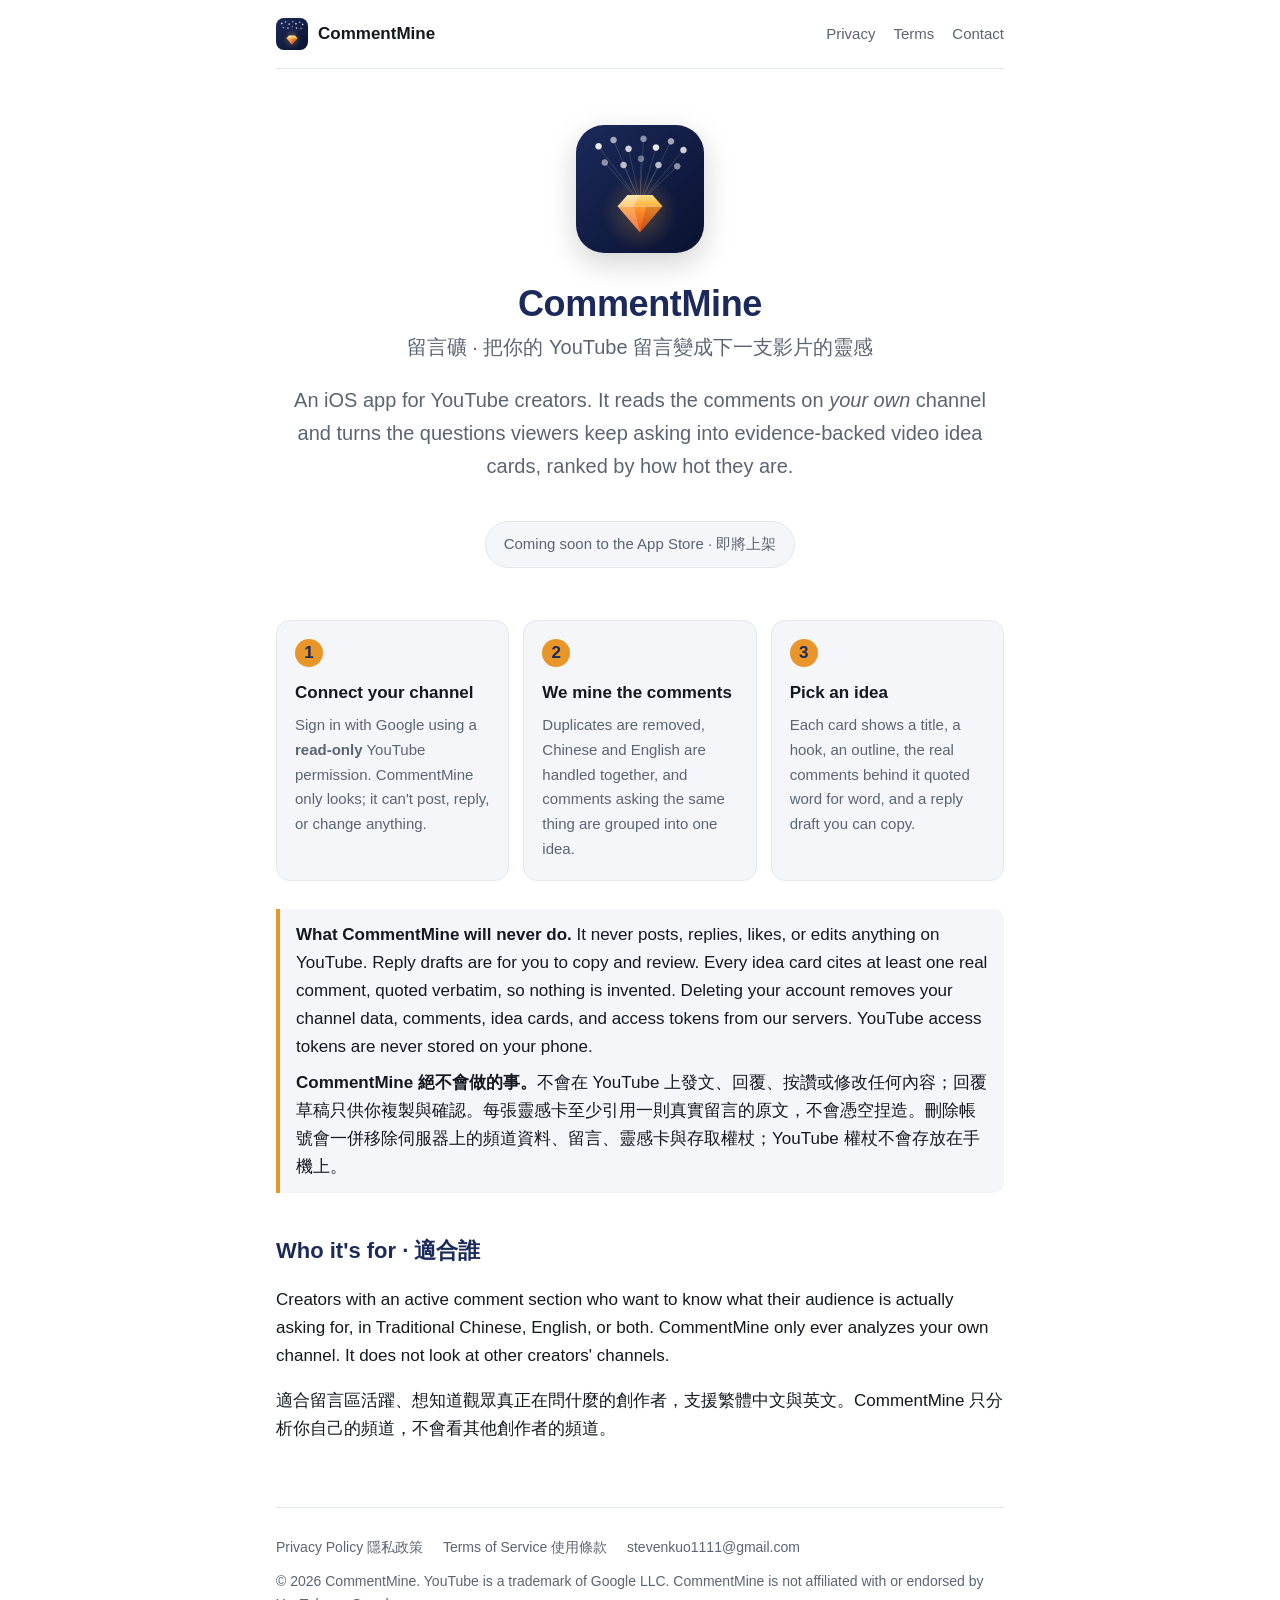
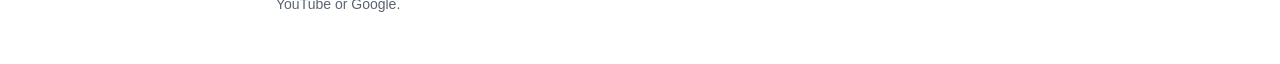
<file: index.html>
<!doctype html>
<html lang="en">
<head>
<meta charset="utf-8">
<meta name="viewport" content="width=device-width, initial-scale=1">
<title>CommentMine 留言礦 — Turn your YouTube comments into video ideas</title>
<meta name="description" content="CommentMine reads the comments on your own YouTube channel and turns recurring viewer questions into evidence-backed, heat-ranked video idea cards. Read-only. Never posts for you.">
<link rel="icon" type="image/png" sizes="64x64" href="/assets/favicon-64.png">
<link rel="apple-touch-icon" href="/assets/apple-touch-icon.png">
<link rel="stylesheet" href="/assets/style.css">
</head>
<body>
<div class="wrap">
  <header class="site">
    <a class="brand" href="/"><img src="/assets/favicon-64.png" alt="">CommentMine</a>
    <nav><a href="/privacy.html">Privacy</a><a href="/terms.html">Terms</a><a href="mailto:stevenkuo1111@gmail.com">Contact</a></nav>
  </header>

  <section class="hero">
    <img src="/assets/icon-512.png" alt="CommentMine app icon: viewer comments converging into a gem">
    <h1>CommentMine</h1>
    <p class="zh">留言礦 · 把你的 YouTube 留言變成下一支影片的靈感</p>
    <p class="lead">An iOS app for YouTube creators. It reads the comments on <em>your own</em> channel and turns the questions viewers keep asking into evidence-backed video idea cards, ranked by how hot they are.</p>
    <span class="badge">Coming soon to the App Store · 即將上架</span>
  </section>

  <section class="grid">
    <div class="card"><span class="n">1</span><h3>Connect your channel</h3><p>Sign in with Google using a <strong>read-only</strong> YouTube permission. CommentMine only looks; it can't post, reply, or change anything.</p></div>
    <div class="card"><span class="n">2</span><h3>We mine the comments</h3><p>Duplicates are removed, Chinese and English are handled together, and comments asking the same thing are grouped into one idea.</p></div>
    <div class="card"><span class="n">3</span><h3>Pick an idea</h3><p>Each card shows a title, a hook, an outline, the real comments behind it quoted word for word, and a reply draft you can copy.</p></div>
  </section>

  <section class="promise">
    <p><strong>What CommentMine will never do.</strong> It never posts, replies, likes, or edits anything on YouTube. Reply drafts are for you to copy and review. Every idea card cites at least one real comment, quoted verbatim, so nothing is invented. Deleting your account removes your channel data, comments, idea cards, and access tokens from our servers. YouTube access tokens are never stored on your phone.</p>
    <p lang="zh-Hant"><strong>CommentMine 絕不會做的事。</strong>不會在 YouTube 上發文、回覆、按讚或修改任何內容；回覆草稿只供你複製與確認。每張靈感卡至少引用一則真實留言的原文，不會憑空捏造。刪除帳號會一併移除伺服器上的頻道資料、留言、靈感卡與存取權杖；YouTube 權杖不會存放在手機上。</p>
  </section>

  <section>
    <h2>Who it's for · 適合誰</h2>
    <p>Creators with an active comment section who want to know what their audience is actually asking for, in Traditional Chinese, English, or both. CommentMine only ever analyzes your own channel. It does not look at other creators' channels.</p>
    <p lang="zh-Hant">適合留言區活躍、想知道觀眾真正在問什麼的創作者，支援繁體中文與英文。CommentMine 只分析你自己的頻道，不會看其他創作者的頻道。</p>
  </section>

  <footer class="site">
    <a href="/privacy.html">Privacy Policy 隱私政策</a>
    <a href="/terms.html">Terms of Service 使用條款</a>
    <a href="mailto:stevenkuo1111@gmail.com">stevenkuo1111@gmail.com</a>
    <div style="margin-top:10px">© 2026 CommentMine. YouTube is a trademark of Google LLC. CommentMine is not affiliated with or endorsed by YouTube or Google.</div>
  </footer>
</div>
</body>
</html>
</file>
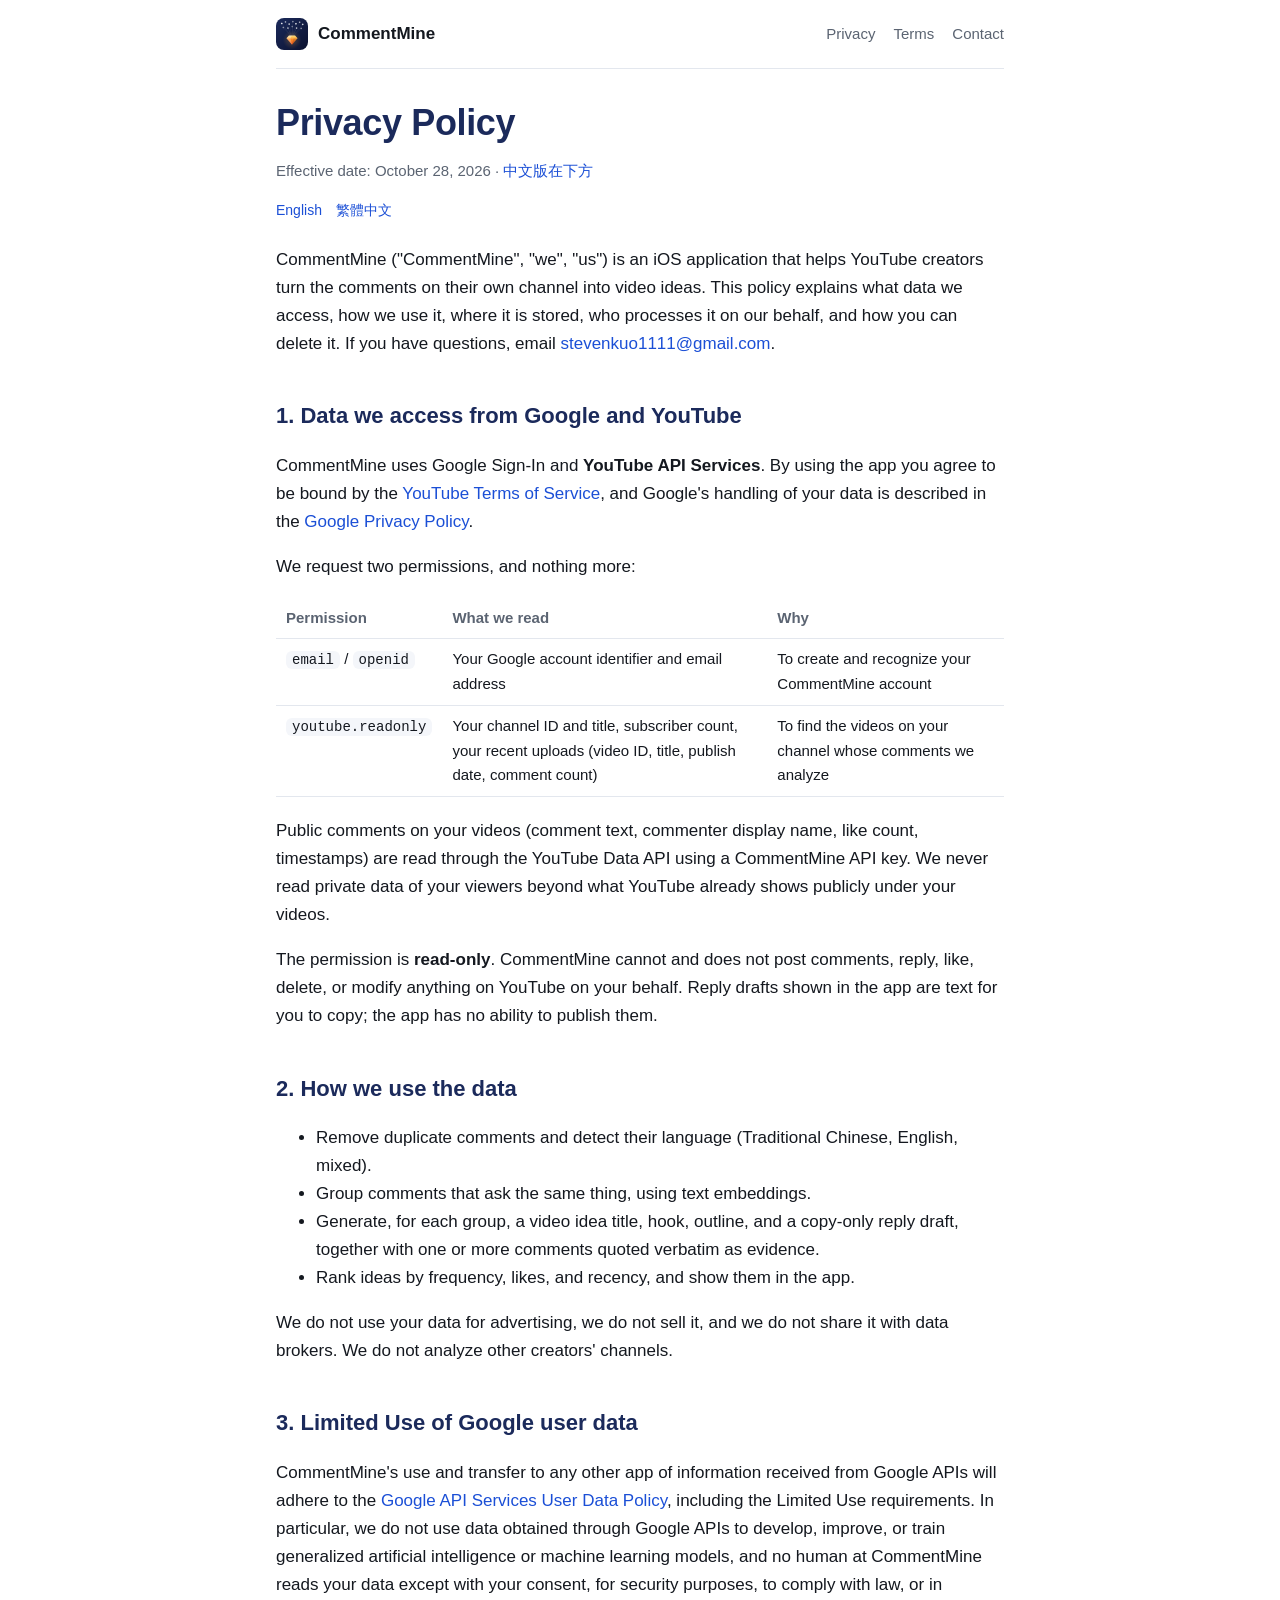
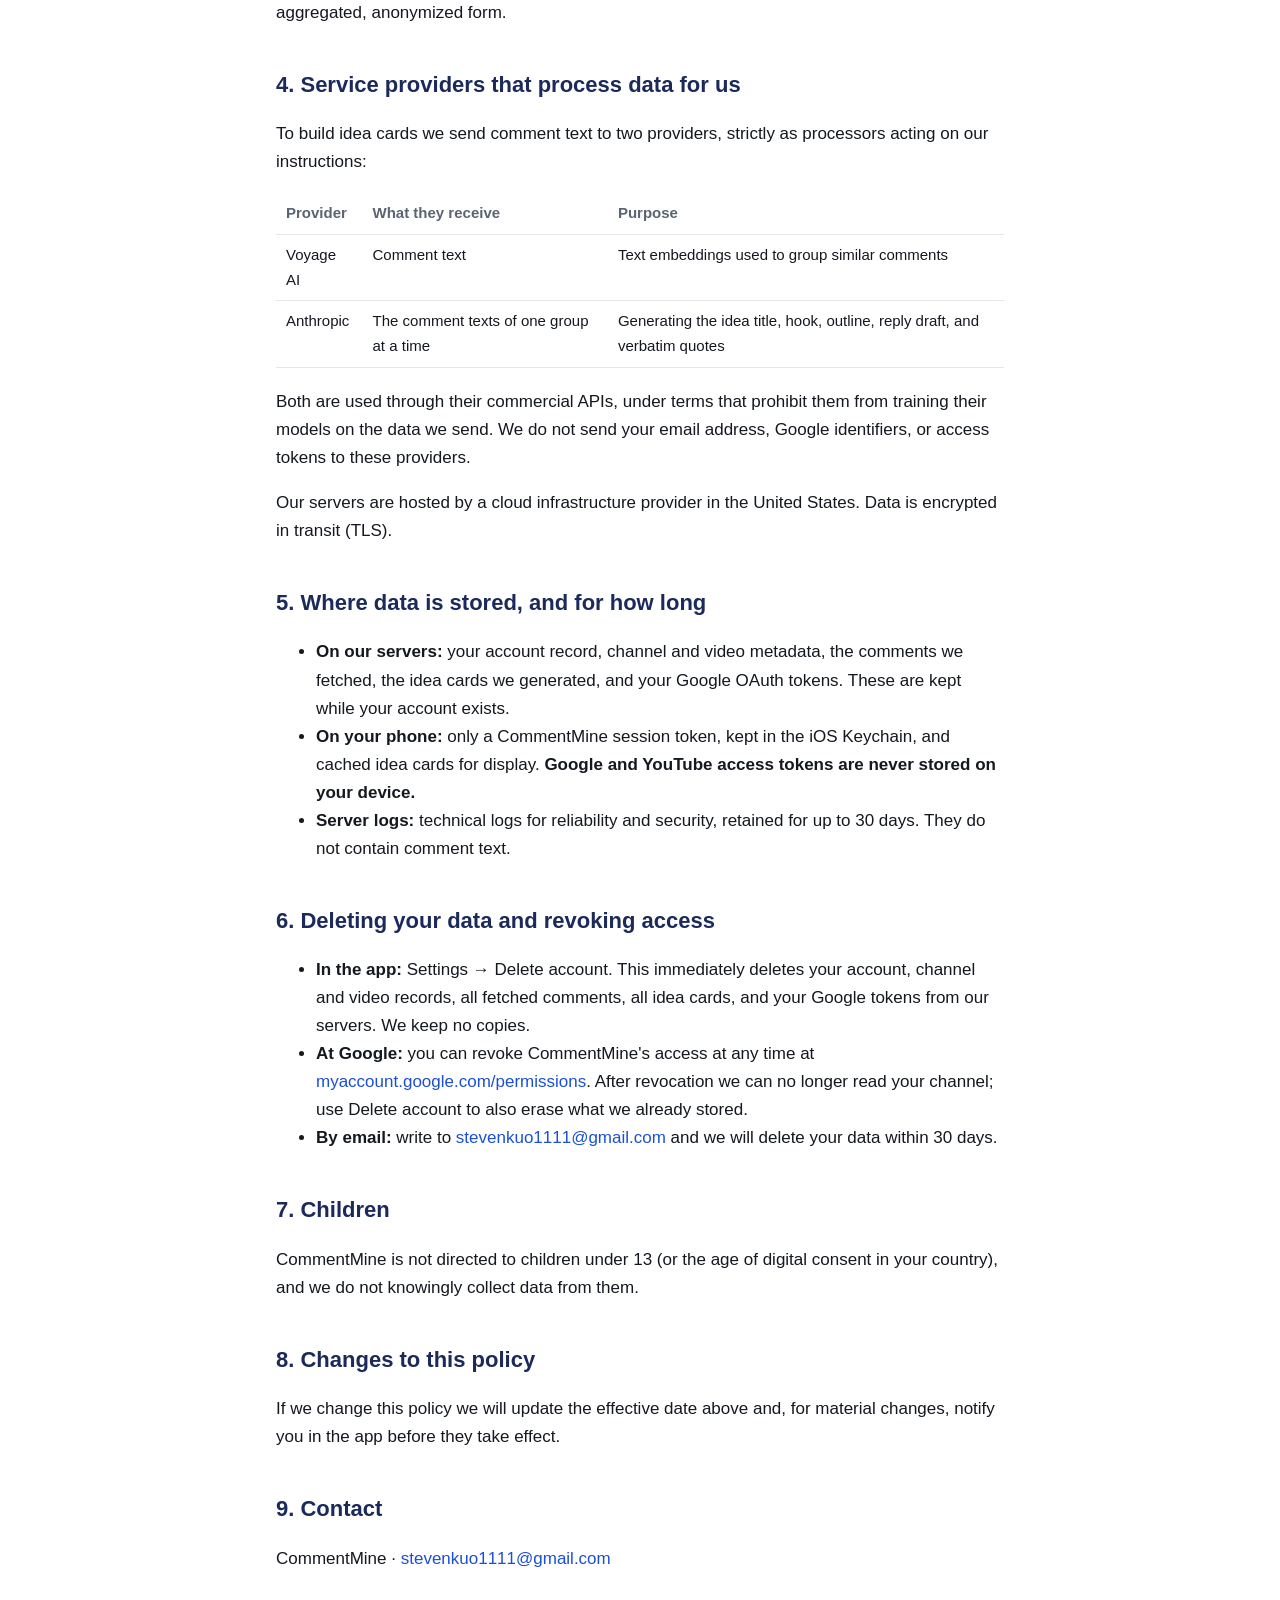
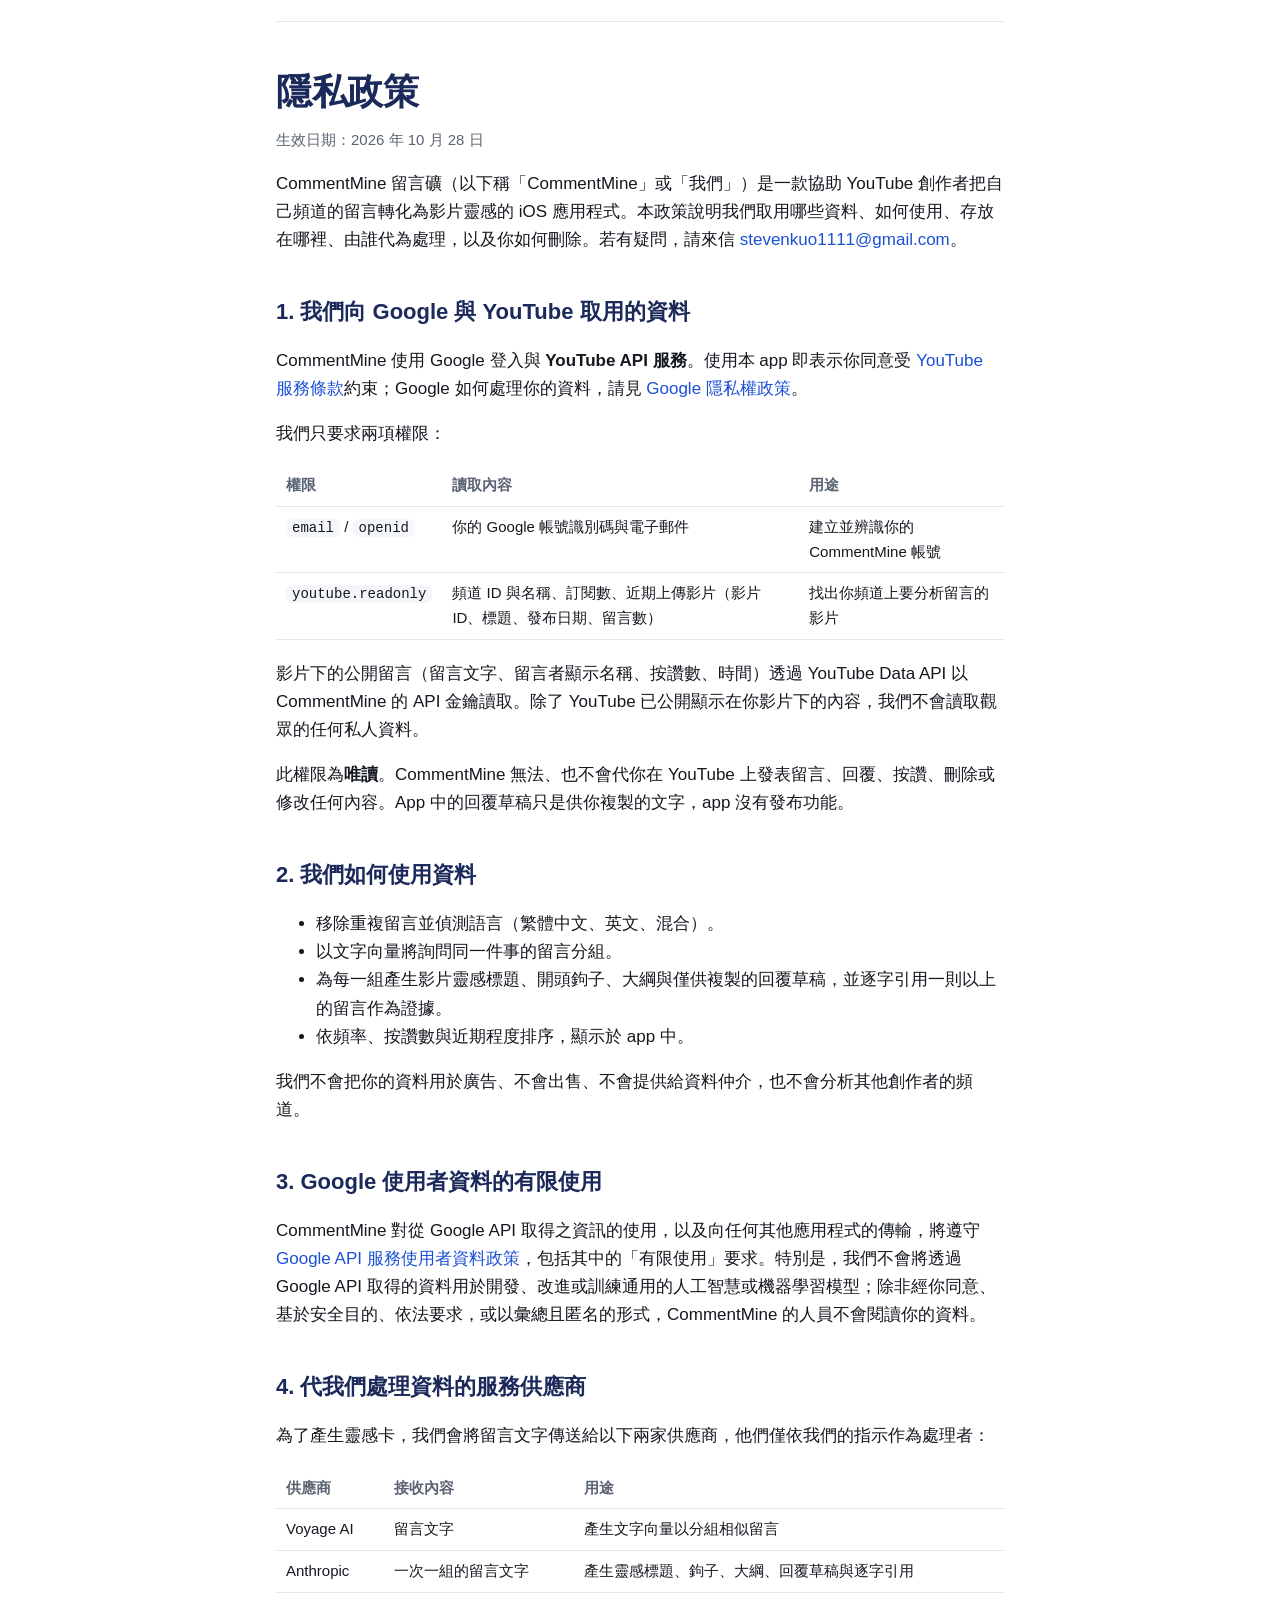
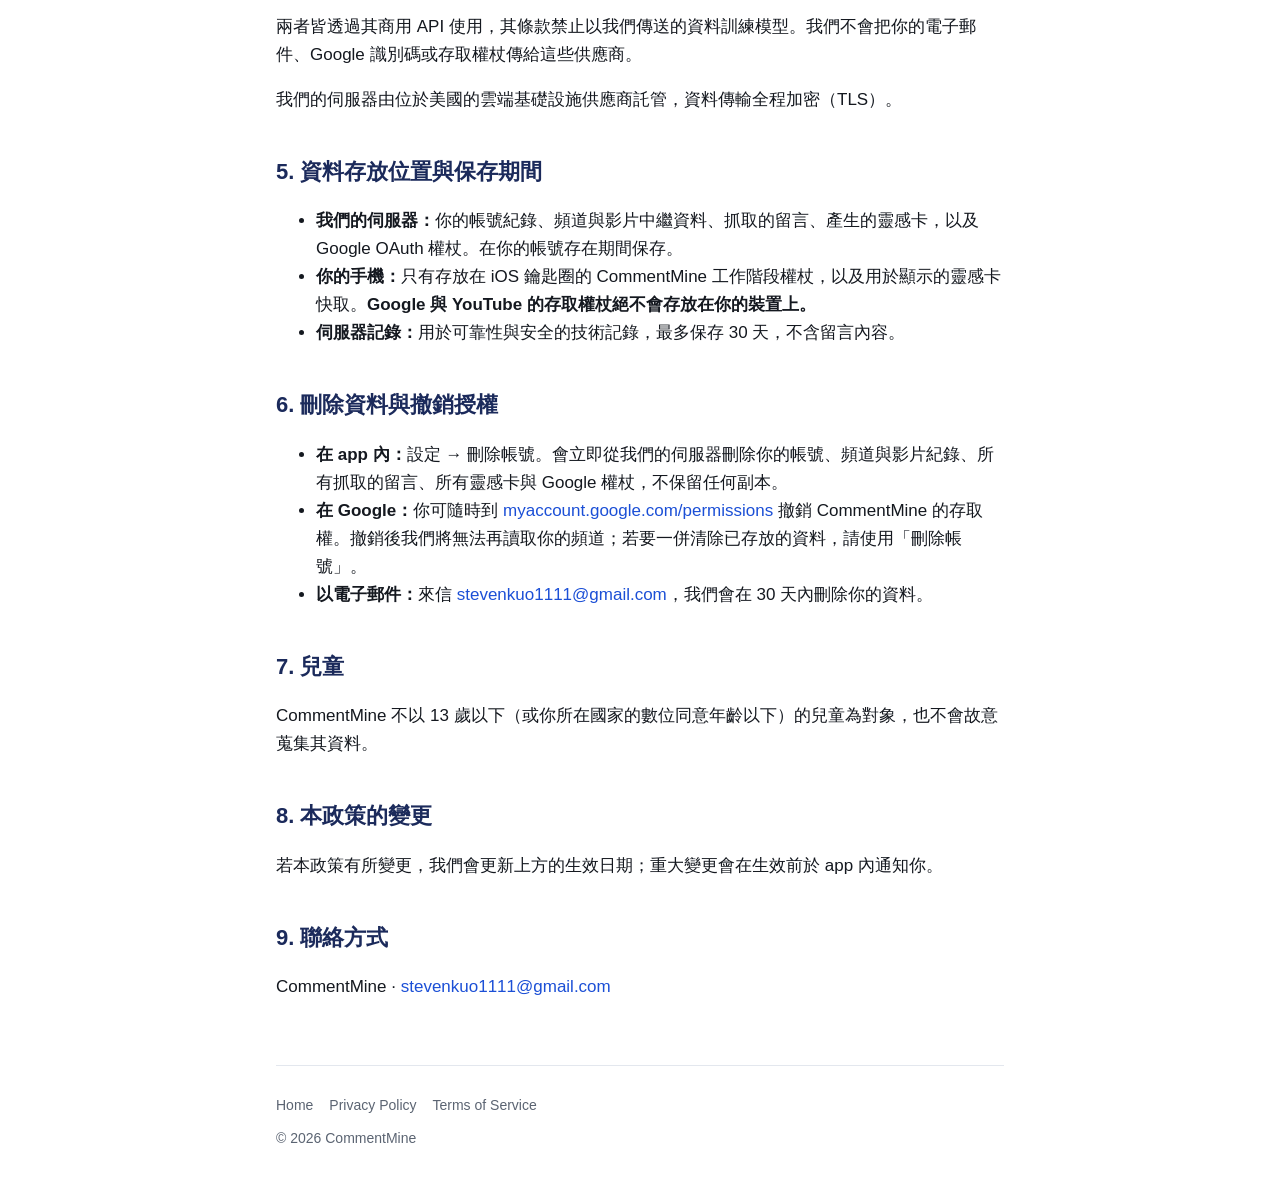
<file: privacy.html>
<!doctype html>
<html lang="en">
<head>
<meta charset="utf-8">
<meta name="viewport" content="width=device-width, initial-scale=1">
<title>Privacy Policy — CommentMine</title>
<meta name="description" content="How CommentMine collects, uses, stores, shares, and deletes data, including data obtained through Google and YouTube API Services.">
<link rel="icon" type="image/png" sizes="64x64" href="/assets/favicon-64.png">
<link rel="stylesheet" href="/assets/style.css">
</head>
<body>
<div class="wrap">
  <header class="site">
    <a class="brand" href="/"><img src="/assets/favicon-64.png" alt="">CommentMine</a>
    <nav><a href="/privacy.html">Privacy</a><a href="/terms.html">Terms</a><a href="mailto:stevenkuo1111@gmail.com">Contact</a></nav>
  </header>

  <h1>Privacy Policy</h1>
  <p class="meta">Effective date: October 28, 2026 · <a href="#zh">中文版在下方</a></p>
  <p class="lang"><a href="#en">English</a><a href="#zh">繁體中文</a></p>

  <section id="en">
    <p>CommentMine ("CommentMine", "we", "us") is an iOS application that helps YouTube creators turn the comments on their own channel into video ideas. This policy explains what data we access, how we use it, where it is stored, who processes it on our behalf, and how you can delete it. If you have questions, email <a href="mailto:stevenkuo1111@gmail.com">stevenkuo1111@gmail.com</a>.</p>

    <h2>1. Data we access from Google and YouTube</h2>
    <p>CommentMine uses Google Sign-In and <strong>YouTube API Services</strong>. By using the app you agree to be bound by the <a href="https://www.youtube.com/t/terms">YouTube Terms of Service</a>, and Google's handling of your data is described in the <a href="https://policies.google.com/privacy">Google Privacy Policy</a>.</p>
    <p>We request two permissions, and nothing more:</p>
    <table>
      <tr><th>Permission</th><th>What we read</th><th>Why</th></tr>
      <tr><td><code>email</code> / <code>openid</code></td><td>Your Google account identifier and email address</td><td>To create and recognize your CommentMine account</td></tr>
      <tr><td><code>youtube.readonly</code></td><td>Your channel ID and title, subscriber count, your recent uploads (video ID, title, publish date, comment count)</td><td>To find the videos on your channel whose comments we analyze</td></tr>
    </table>
    <p>Public comments on your videos (comment text, commenter display name, like count, timestamps) are read through the YouTube Data API using a CommentMine API key. We never read private data of your viewers beyond what YouTube already shows publicly under your videos.</p>
    <p>The permission is <strong>read-only</strong>. CommentMine cannot and does not post comments, reply, like, delete, or modify anything on YouTube on your behalf. Reply drafts shown in the app are text for you to copy; the app has no ability to publish them.</p>

    <h2>2. How we use the data</h2>
    <ul>
      <li>Remove duplicate comments and detect their language (Traditional Chinese, English, mixed).</li>
      <li>Group comments that ask the same thing, using text embeddings.</li>
      <li>Generate, for each group, a video idea title, hook, outline, and a copy-only reply draft, together with one or more comments quoted verbatim as evidence.</li>
      <li>Rank ideas by frequency, likes, and recency, and show them in the app.</li>
    </ul>
    <p>We do not use your data for advertising, we do not sell it, and we do not share it with data brokers. We do not analyze other creators' channels.</p>

    <h2>3. Limited Use of Google user data</h2>
    <p>CommentMine's use and transfer to any other app of information received from Google APIs will adhere to the <a href="https://developers.google.com/terms/api-services-user-data-policy#additional_requirements_for_specific_api_scopes">Google API Services User Data Policy</a>, including the Limited Use requirements. In particular, we do not use data obtained through Google APIs to develop, improve, or train generalized artificial intelligence or machine learning models, and no human at CommentMine reads your data except with your consent, for security purposes, to comply with law, or in aggregated, anonymized form.</p>

    <h2>4. Service providers that process data for us</h2>
    <p>To build idea cards we send comment text to two providers, strictly as processors acting on our instructions:</p>
    <table>
      <tr><th>Provider</th><th>What they receive</th><th>Purpose</th></tr>
      <tr><td>Voyage AI</td><td>Comment text</td><td>Text embeddings used to group similar comments</td></tr>
      <tr><td>Anthropic</td><td>The comment texts of one group at a time</td><td>Generating the idea title, hook, outline, reply draft, and verbatim quotes</td></tr>
    </table>
    <p>Both are used through their commercial APIs, under terms that prohibit them from training their models on the data we send. We do not send your email address, Google identifiers, or access tokens to these providers.</p>
    <p>Our servers are hosted by a cloud infrastructure provider in the United States. Data is encrypted in transit (TLS).</p>

    <h2>5. Where data is stored, and for how long</h2>
    <ul>
      <li><strong>On our servers:</strong> your account record, channel and video metadata, the comments we fetched, the idea cards we generated, and your Google OAuth tokens. These are kept while your account exists.</li>
      <li><strong>On your phone:</strong> only a CommentMine session token, kept in the iOS Keychain, and cached idea cards for display. <strong>Google and YouTube access tokens are never stored on your device.</strong></li>
      <li><strong>Server logs:</strong> technical logs for reliability and security, retained for up to 30 days. They do not contain comment text.</li>
    </ul>

    <h2>6. Deleting your data and revoking access</h2>
    <ul>
      <li><strong>In the app:</strong> Settings → Delete account. This immediately deletes your account, channel and video records, all fetched comments, all idea cards, and your Google tokens from our servers. We keep no copies.</li>
      <li><strong>At Google:</strong> you can revoke CommentMine's access at any time at <a href="https://myaccount.google.com/permissions">myaccount.google.com/permissions</a>. After revocation we can no longer read your channel; use Delete account to also erase what we already stored.</li>
      <li><strong>By email:</strong> write to <a href="mailto:stevenkuo1111@gmail.com">stevenkuo1111@gmail.com</a> and we will delete your data within 30 days.</li>
    </ul>

    <h2>7. Children</h2>
    <p>CommentMine is not directed to children under 13 (or the age of digital consent in your country), and we do not knowingly collect data from them.</p>

    <h2>8. Changes to this policy</h2>
    <p>If we change this policy we will update the effective date above and, for material changes, notify you in the app before they take effect.</p>

    <h2>9. Contact</h2>
    <p>CommentMine · <a href="mailto:stevenkuo1111@gmail.com">stevenkuo1111@gmail.com</a></p>
  </section>

  <hr class="sep">

  <section id="zh" lang="zh-Hant">
    <h1>隱私政策</h1>
    <p class="meta">生效日期：2026 年 10 月 28 日</p>
    <p>CommentMine 留言礦（以下稱「CommentMine」或「我們」）是一款協助 YouTube 創作者把自己頻道的留言轉化為影片靈感的 iOS 應用程式。本政策說明我們取用哪些資料、如何使用、存放在哪裡、由誰代為處理，以及你如何刪除。若有疑問，請來信 <a href="mailto:stevenkuo1111@gmail.com">stevenkuo1111@gmail.com</a>。</p>

    <h2>1. 我們向 Google 與 YouTube 取用的資料</h2>
    <p>CommentMine 使用 Google 登入與 <strong>YouTube API 服務</strong>。使用本 app 即表示你同意受 <a href="https://www.youtube.com/t/terms">YouTube 服務條款</a>約束；Google 如何處理你的資料，請見 <a href="https://policies.google.com/privacy">Google 隱私權政策</a>。</p>
    <p>我們只要求兩項權限：</p>
    <table>
      <tr><th>權限</th><th>讀取內容</th><th>用途</th></tr>
      <tr><td><code>email</code> / <code>openid</code></td><td>你的 Google 帳號識別碼與電子郵件</td><td>建立並辨識你的 CommentMine 帳號</td></tr>
      <tr><td><code>youtube.readonly</code></td><td>頻道 ID 與名稱、訂閱數、近期上傳影片（影片 ID、標題、發布日期、留言數）</td><td>找出你頻道上要分析留言的影片</td></tr>
    </table>
    <p>影片下的公開留言（留言文字、留言者顯示名稱、按讚數、時間）透過 YouTube Data API 以 CommentMine 的 API 金鑰讀取。除了 YouTube 已公開顯示在你影片下的內容，我們不會讀取觀眾的任何私人資料。</p>
    <p>此權限為<strong>唯讀</strong>。CommentMine 無法、也不會代你在 YouTube 上發表留言、回覆、按讚、刪除或修改任何內容。App 中的回覆草稿只是供你複製的文字，app 沒有發布功能。</p>

    <h2>2. 我們如何使用資料</h2>
    <ul>
      <li>移除重複留言並偵測語言（繁體中文、英文、混合）。</li>
      <li>以文字向量將詢問同一件事的留言分組。</li>
      <li>為每一組產生影片靈感標題、開頭鉤子、大綱與僅供複製的回覆草稿，並逐字引用一則以上的留言作為證據。</li>
      <li>依頻率、按讚數與近期程度排序，顯示於 app 中。</li>
    </ul>
    <p>我們不會把你的資料用於廣告、不會出售、不會提供給資料仲介，也不會分析其他創作者的頻道。</p>

    <h2>3. Google 使用者資料的有限使用</h2>
    <p>CommentMine 對從 Google API 取得之資訊的使用，以及向任何其他應用程式的傳輸，將遵守 <a href="https://developers.google.com/terms/api-services-user-data-policy#additional_requirements_for_specific_api_scopes">Google API 服務使用者資料政策</a>，包括其中的「有限使用」要求。特別是，我們不會將透過 Google API 取得的資料用於開發、改進或訓練通用的人工智慧或機器學習模型；除非經你同意、基於安全目的、依法要求，或以彙總且匿名的形式，CommentMine 的人員不會閱讀你的資料。</p>

    <h2>4. 代我們處理資料的服務供應商</h2>
    <p>為了產生靈感卡，我們會將留言文字傳送給以下兩家供應商，他們僅依我們的指示作為處理者：</p>
    <table>
      <tr><th>供應商</th><th>接收內容</th><th>用途</th></tr>
      <tr><td>Voyage AI</td><td>留言文字</td><td>產生文字向量以分組相似留言</td></tr>
      <tr><td>Anthropic</td><td>一次一組的留言文字</td><td>產生靈感標題、鉤子、大綱、回覆草稿與逐字引用</td></tr>
    </table>
    <p>兩者皆透過其商用 API 使用，其條款禁止以我們傳送的資料訓練模型。我們不會把你的電子郵件、Google 識別碼或存取權杖傳給這些供應商。</p>
    <p>我們的伺服器由位於美國的雲端基礎設施供應商託管，資料傳輸全程加密（TLS）。</p>

    <h2>5. 資料存放位置與保存期間</h2>
    <ul>
      <li><strong>我們的伺服器：</strong>你的帳號紀錄、頻道與影片中繼資料、抓取的留言、產生的靈感卡，以及 Google OAuth 權杖。在你的帳號存在期間保存。</li>
      <li><strong>你的手機：</strong>只有存放在 iOS 鑰匙圈的 CommentMine 工作階段權杖，以及用於顯示的靈感卡快取。<strong>Google 與 YouTube 的存取權杖絕不會存放在你的裝置上。</strong></li>
      <li><strong>伺服器記錄：</strong>用於可靠性與安全的技術記錄，最多保存 30 天，不含留言內容。</li>
    </ul>

    <h2>6. 刪除資料與撤銷授權</h2>
    <ul>
      <li><strong>在 app 內：</strong>設定 → 刪除帳號。會立即從我們的伺服器刪除你的帳號、頻道與影片紀錄、所有抓取的留言、所有靈感卡與 Google 權杖，不保留任何副本。</li>
      <li><strong>在 Google：</strong>你可隨時到 <a href="https://myaccount.google.com/permissions">myaccount.google.com/permissions</a> 撤銷 CommentMine 的存取權。撤銷後我們將無法再讀取你的頻道；若要一併清除已存放的資料，請使用「刪除帳號」。</li>
      <li><strong>以電子郵件：</strong>來信 <a href="mailto:stevenkuo1111@gmail.com">stevenkuo1111@gmail.com</a>，我們會在 30 天內刪除你的資料。</li>
    </ul>

    <h2>7. 兒童</h2>
    <p>CommentMine 不以 13 歲以下（或你所在國家的數位同意年齡以下）的兒童為對象，也不會故意蒐集其資料。</p>

    <h2>8. 本政策的變更</h2>
    <p>若本政策有所變更，我們會更新上方的生效日期；重大變更會在生效前於 app 內通知你。</p>

    <h2>9. 聯絡方式</h2>
    <p>CommentMine · <a href="mailto:stevenkuo1111@gmail.com">stevenkuo1111@gmail.com</a></p>
  </section>

  <footer class="site">
    <a href="/">Home</a><a href="/privacy.html">Privacy Policy</a><a href="/terms.html">Terms of Service</a>
    <div style="margin-top:10px">© 2026 CommentMine</div>
  </footer>
</div>
</body>
</html>
</file>
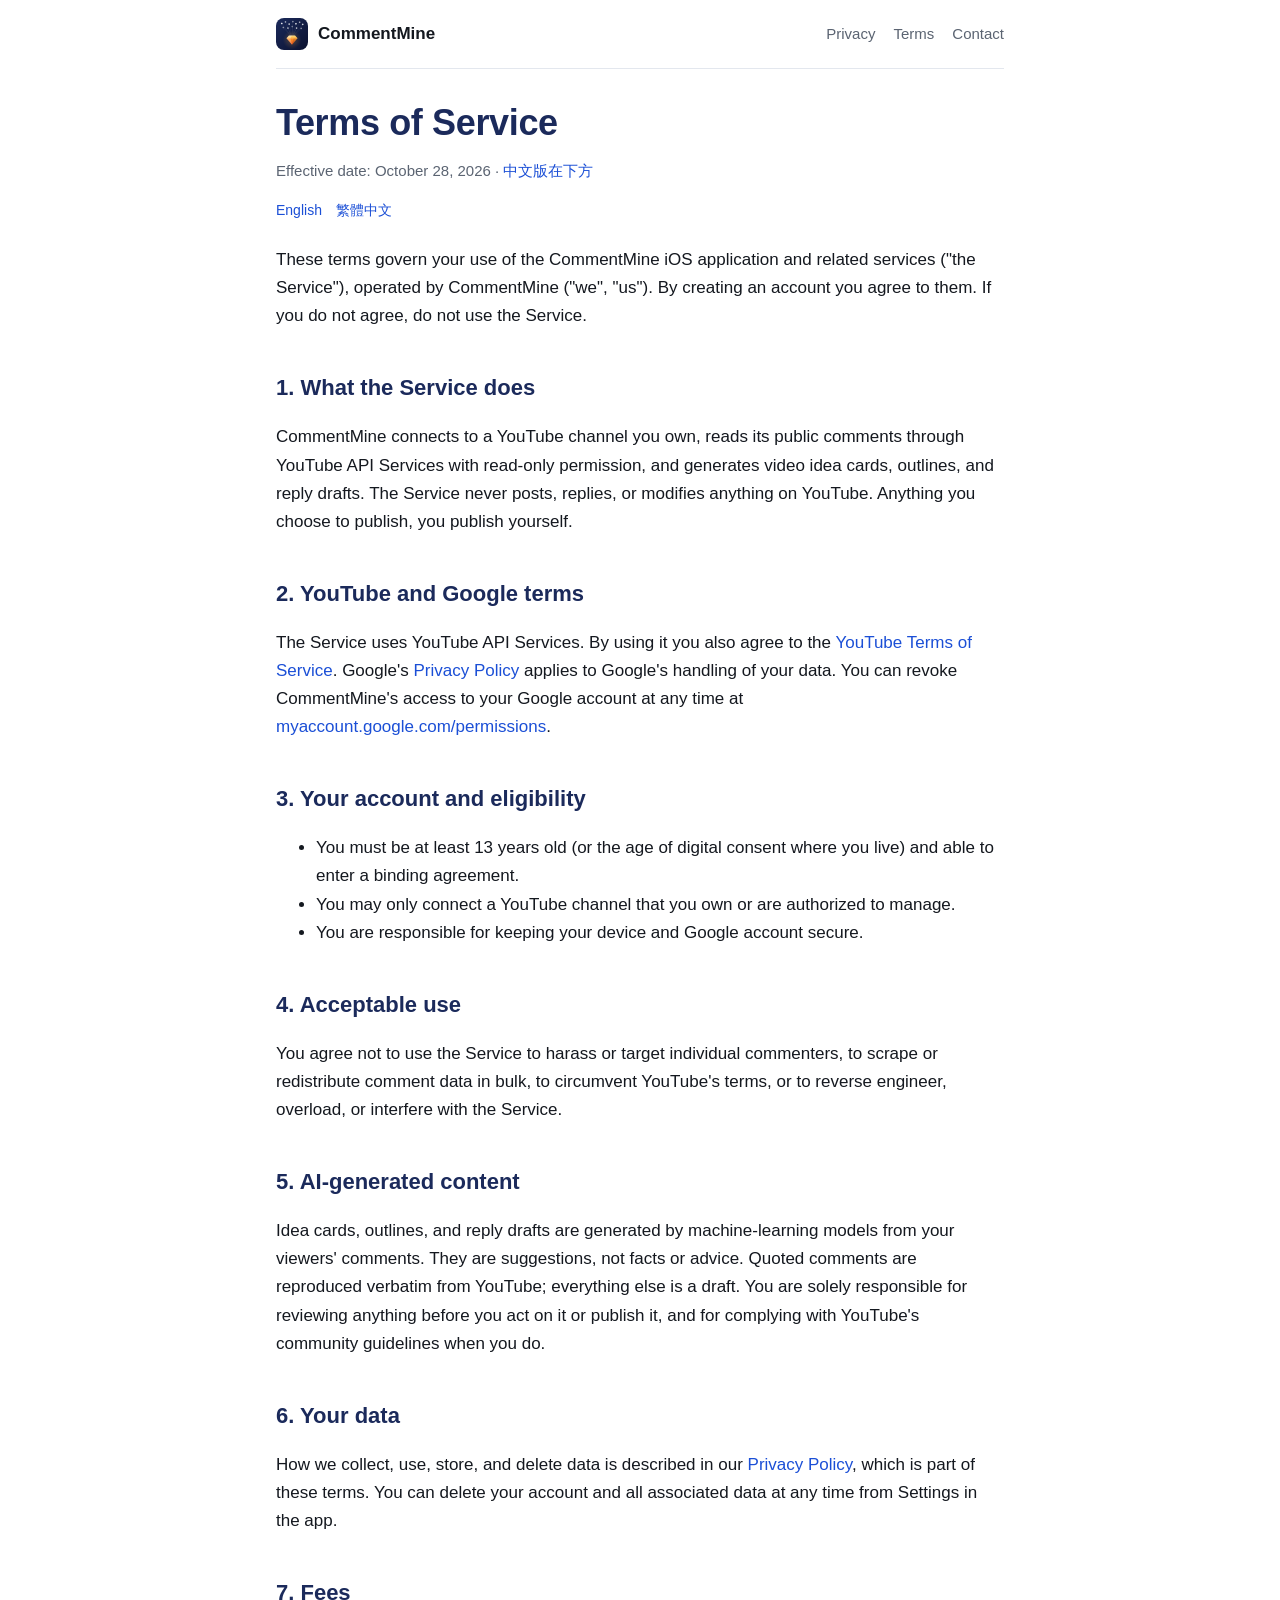
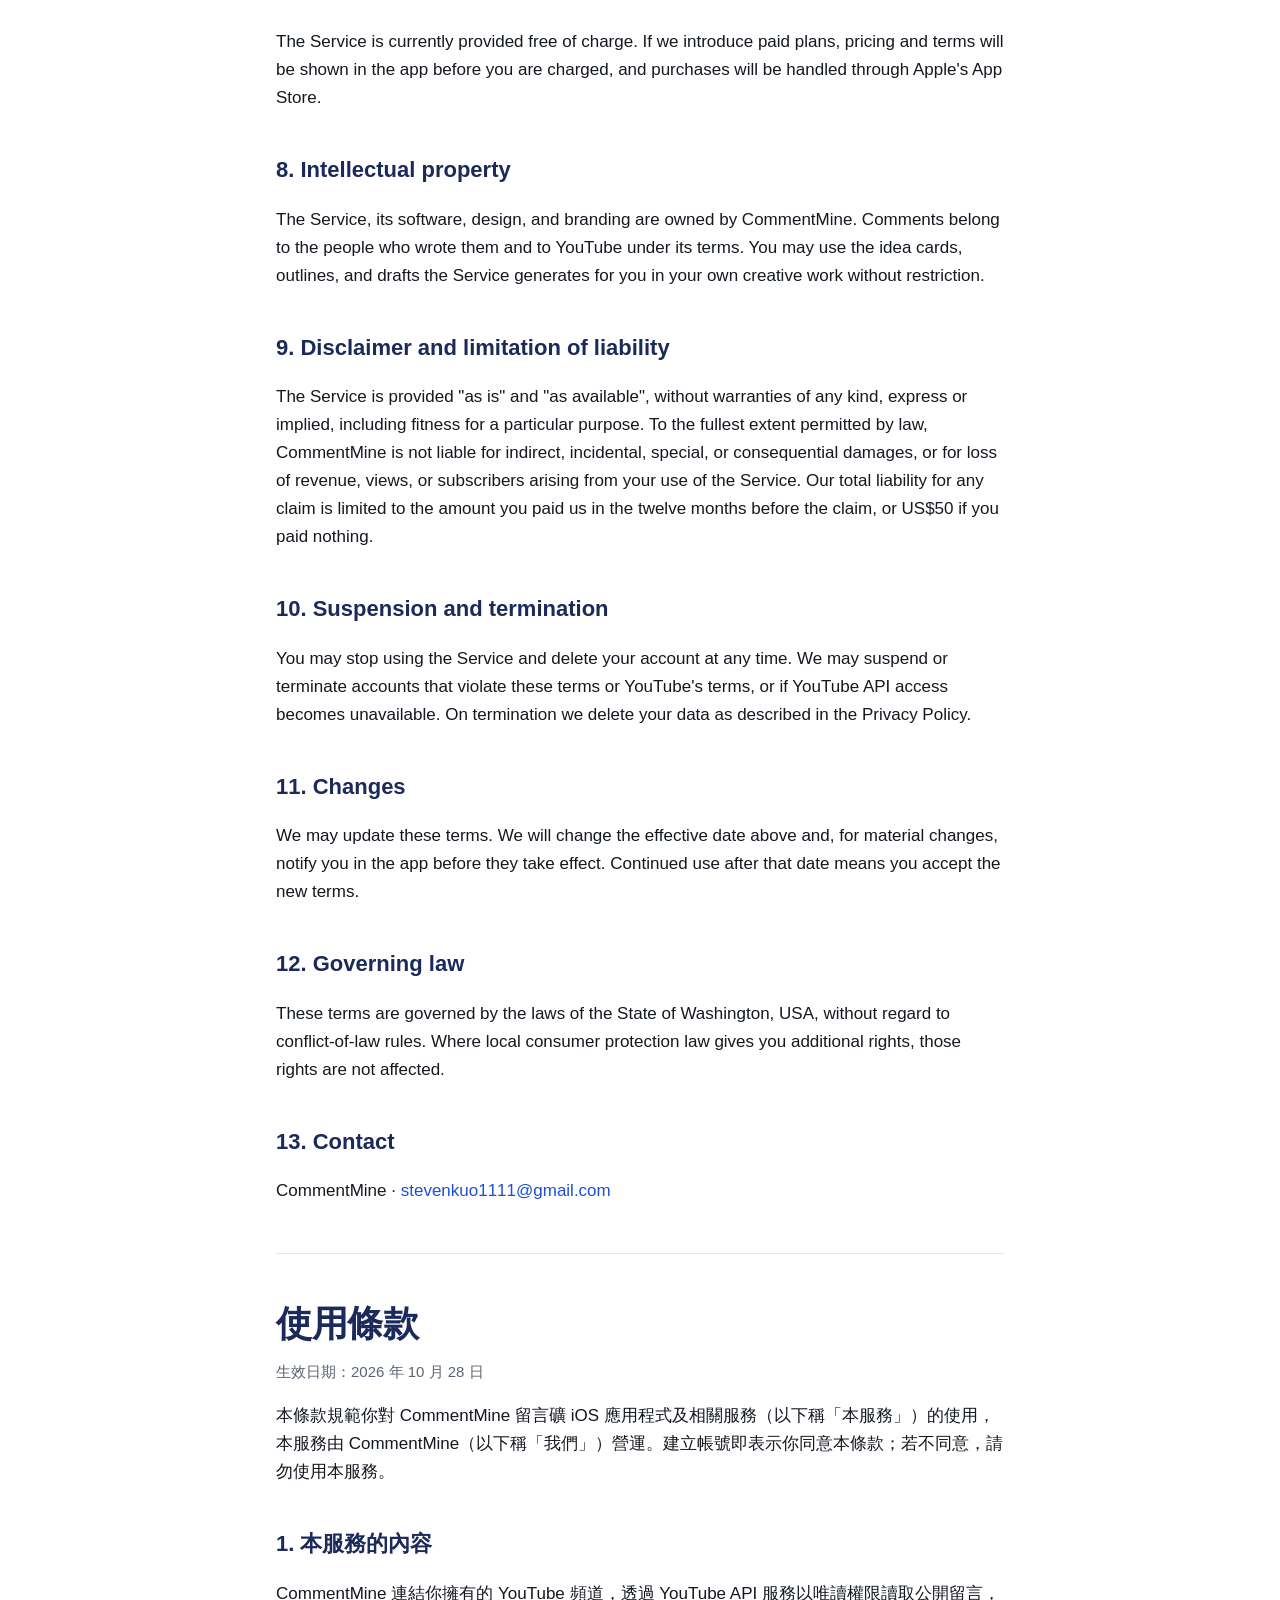
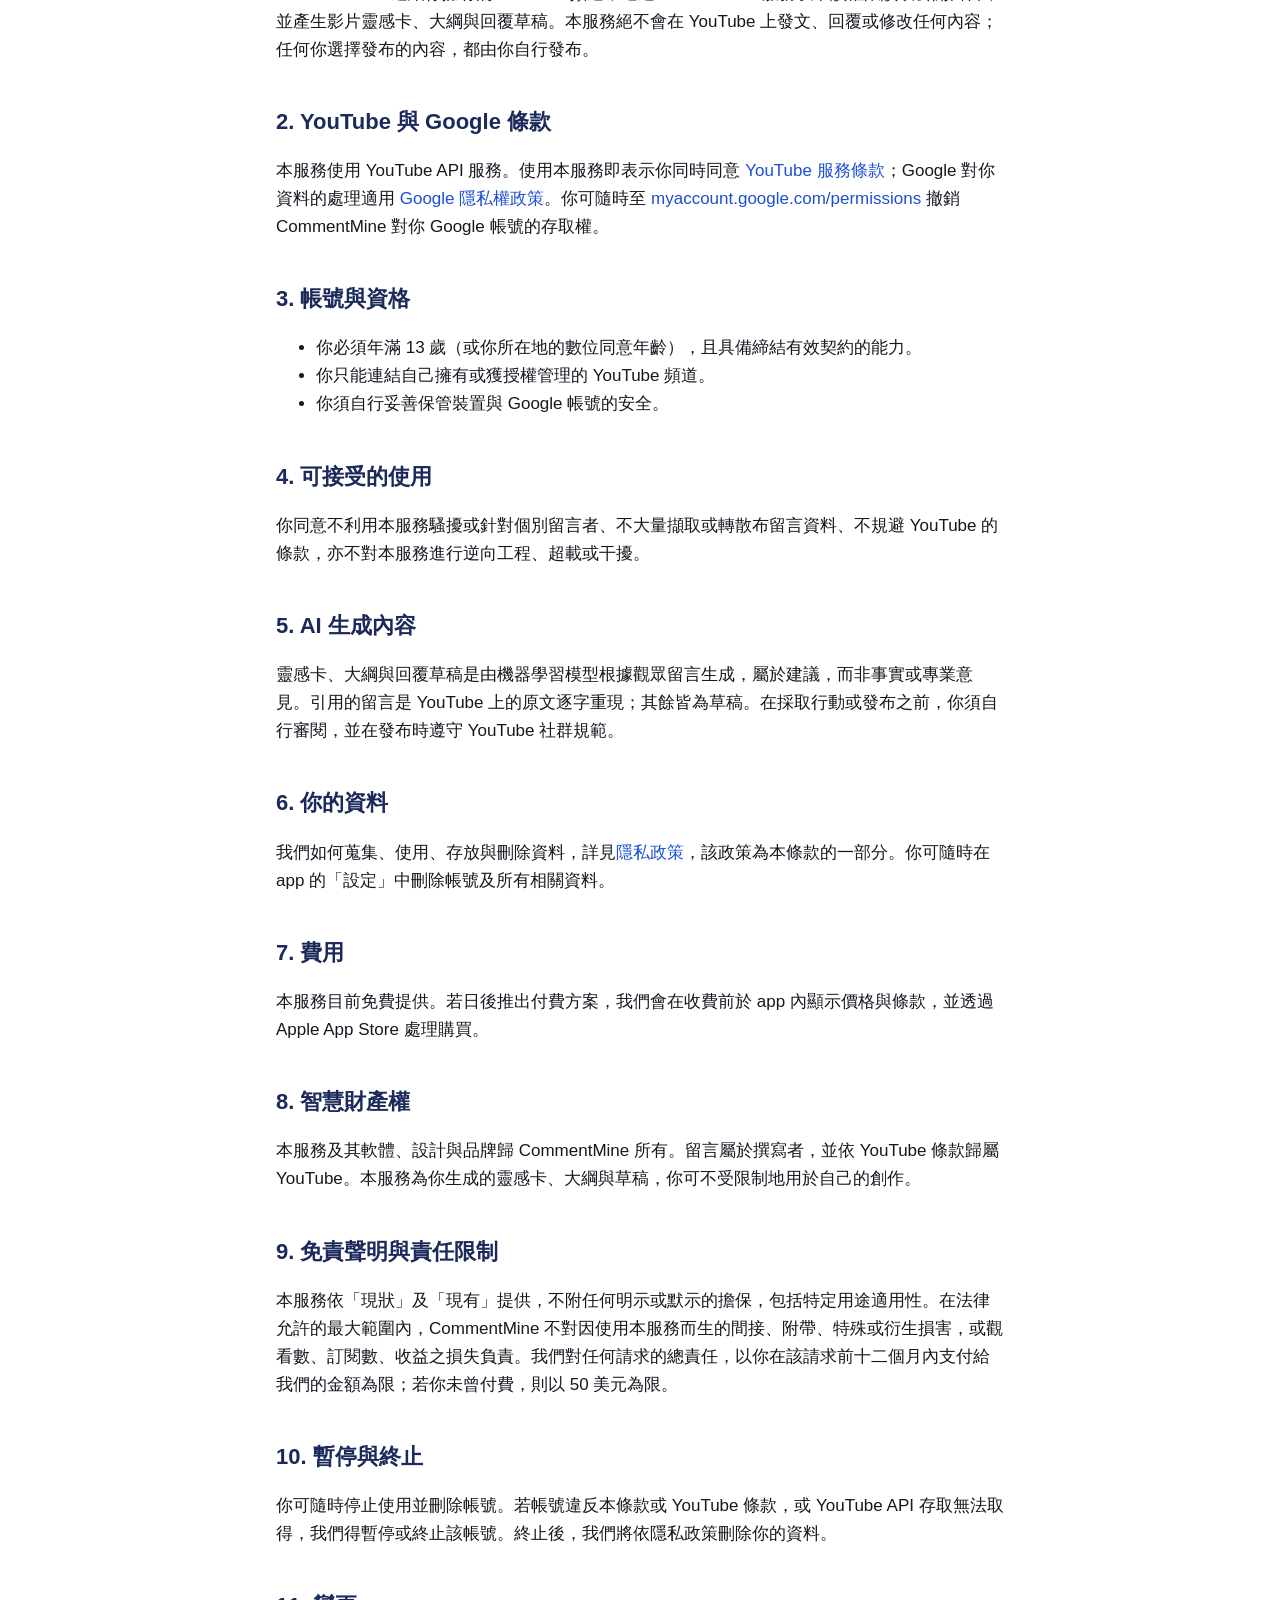
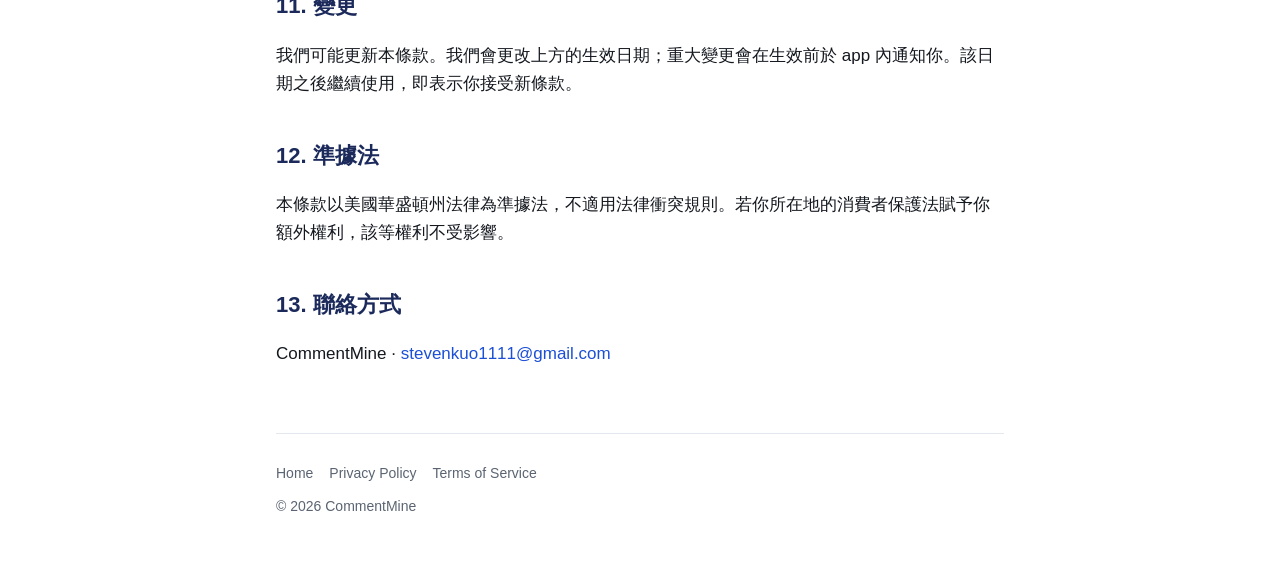
<file: terms.html>
<!doctype html>
<html lang="en">
<head>
<meta charset="utf-8">
<meta name="viewport" content="width=device-width, initial-scale=1">
<title>Terms of Service — CommentMine</title>
<meta name="description" content="The terms under which CommentMine is provided to YouTube creators.">
<link rel="icon" type="image/png" sizes="64x64" href="/assets/favicon-64.png">
<link rel="stylesheet" href="/assets/style.css">
</head>
<body>
<div class="wrap">
  <header class="site">
    <a class="brand" href="/"><img src="/assets/favicon-64.png" alt="">CommentMine</a>
    <nav><a href="/privacy.html">Privacy</a><a href="/terms.html">Terms</a><a href="mailto:stevenkuo1111@gmail.com">Contact</a></nav>
  </header>

  <h1>Terms of Service</h1>
  <p class="meta">Effective date: October 28, 2026 · <a href="#zh">中文版在下方</a></p>
  <p class="lang"><a href="#en">English</a><a href="#zh">繁體中文</a></p>

  <section id="en">
    <p>These terms govern your use of the CommentMine iOS application and related services ("the Service"), operated by CommentMine ("we", "us"). By creating an account you agree to them. If you do not agree, do not use the Service.</p>

    <h2>1. What the Service does</h2>
    <p>CommentMine connects to a YouTube channel you own, reads its public comments through YouTube API Services with read-only permission, and generates video idea cards, outlines, and reply drafts. The Service never posts, replies, or modifies anything on YouTube. Anything you choose to publish, you publish yourself.</p>

    <h2>2. YouTube and Google terms</h2>
    <p>The Service uses YouTube API Services. By using it you also agree to the <a href="https://www.youtube.com/t/terms">YouTube Terms of Service</a>. Google's <a href="https://policies.google.com/privacy">Privacy Policy</a> applies to Google's handling of your data. You can revoke CommentMine's access to your Google account at any time at <a href="https://myaccount.google.com/permissions">myaccount.google.com/permissions</a>.</p>

    <h2>3. Your account and eligibility</h2>
    <ul>
      <li>You must be at least 13 years old (or the age of digital consent where you live) and able to enter a binding agreement.</li>
      <li>You may only connect a YouTube channel that you own or are authorized to manage.</li>
      <li>You are responsible for keeping your device and Google account secure.</li>
    </ul>

    <h2>4. Acceptable use</h2>
    <p>You agree not to use the Service to harass or target individual commenters, to scrape or redistribute comment data in bulk, to circumvent YouTube's terms, or to reverse engineer, overload, or interfere with the Service.</p>

    <h2>5. AI-generated content</h2>
    <p>Idea cards, outlines, and reply drafts are generated by machine-learning models from your viewers' comments. They are suggestions, not facts or advice. Quoted comments are reproduced verbatim from YouTube; everything else is a draft. You are solely responsible for reviewing anything before you act on it or publish it, and for complying with YouTube's community guidelines when you do.</p>

    <h2>6. Your data</h2>
    <p>How we collect, use, store, and delete data is described in our <a href="/privacy.html">Privacy Policy</a>, which is part of these terms. You can delete your account and all associated data at any time from Settings in the app.</p>

    <h2>7. Fees</h2>
    <p>The Service is currently provided free of charge. If we introduce paid plans, pricing and terms will be shown in the app before you are charged, and purchases will be handled through Apple's App Store.</p>

    <h2>8. Intellectual property</h2>
    <p>The Service, its software, design, and branding are owned by CommentMine. Comments belong to the people who wrote them and to YouTube under its terms. You may use the idea cards, outlines, and drafts the Service generates for you in your own creative work without restriction.</p>

    <h2>9. Disclaimer and limitation of liability</h2>
    <p>The Service is provided "as is" and "as available", without warranties of any kind, express or implied, including fitness for a particular purpose. To the fullest extent permitted by law, CommentMine is not liable for indirect, incidental, special, or consequential damages, or for loss of revenue, views, or subscribers arising from your use of the Service. Our total liability for any claim is limited to the amount you paid us in the twelve months before the claim, or US$50 if you paid nothing.</p>

    <h2>10. Suspension and termination</h2>
    <p>You may stop using the Service and delete your account at any time. We may suspend or terminate accounts that violate these terms or YouTube's terms, or if YouTube API access becomes unavailable. On termination we delete your data as described in the Privacy Policy.</p>

    <h2>11. Changes</h2>
    <p>We may update these terms. We will change the effective date above and, for material changes, notify you in the app before they take effect. Continued use after that date means you accept the new terms.</p>

    <h2>12. Governing law</h2>
    <p>These terms are governed by the laws of the State of Washington, USA, without regard to conflict-of-law rules. Where local consumer protection law gives you additional rights, those rights are not affected.</p>

    <h2>13. Contact</h2>
    <p>CommentMine · <a href="mailto:stevenkuo1111@gmail.com">stevenkuo1111@gmail.com</a></p>
  </section>

  <hr class="sep">

  <section id="zh" lang="zh-Hant">
    <h1>使用條款</h1>
    <p class="meta">生效日期：2026 年 10 月 28 日</p>
    <p>本條款規範你對 CommentMine 留言礦 iOS 應用程式及相關服務（以下稱「本服務」）的使用，本服務由 CommentMine（以下稱「我們」）營運。建立帳號即表示你同意本條款；若不同意，請勿使用本服務。</p>

    <h2>1. 本服務的內容</h2>
    <p>CommentMine 連結你擁有的 YouTube 頻道，透過 YouTube API 服務以唯讀權限讀取公開留言，並產生影片靈感卡、大綱與回覆草稿。本服務絕不會在 YouTube 上發文、回覆或修改任何內容；任何你選擇發布的內容，都由你自行發布。</p>

    <h2>2. YouTube 與 Google 條款</h2>
    <p>本服務使用 YouTube API 服務。使用本服務即表示你同時同意 <a href="https://www.youtube.com/t/terms">YouTube 服務條款</a>；Google 對你資料的處理適用 <a href="https://policies.google.com/privacy">Google 隱私權政策</a>。你可隨時至 <a href="https://myaccount.google.com/permissions">myaccount.google.com/permissions</a> 撤銷 CommentMine 對你 Google 帳號的存取權。</p>

    <h2>3. 帳號與資格</h2>
    <ul>
      <li>你必須年滿 13 歲（或你所在地的數位同意年齡），且具備締結有效契約的能力。</li>
      <li>你只能連結自己擁有或獲授權管理的 YouTube 頻道。</li>
      <li>你須自行妥善保管裝置與 Google 帳號的安全。</li>
    </ul>

    <h2>4. 可接受的使用</h2>
    <p>你同意不利用本服務騷擾或針對個別留言者、不大量擷取或轉散布留言資料、不規避 YouTube 的條款，亦不對本服務進行逆向工程、超載或干擾。</p>

    <h2>5. AI 生成內容</h2>
    <p>靈感卡、大綱與回覆草稿是由機器學習模型根據觀眾留言生成，屬於建議，而非事實或專業意見。引用的留言是 YouTube 上的原文逐字重現；其餘皆為草稿。在採取行動或發布之前，你須自行審閱，並在發布時遵守 YouTube 社群規範。</p>

    <h2>6. 你的資料</h2>
    <p>我們如何蒐集、使用、存放與刪除資料，詳見<a href="/privacy.html">隱私政策</a>，該政策為本條款的一部分。你可隨時在 app 的「設定」中刪除帳號及所有相關資料。</p>

    <h2>7. 費用</h2>
    <p>本服務目前免費提供。若日後推出付費方案，我們會在收費前於 app 內顯示價格與條款，並透過 Apple App Store 處理購買。</p>

    <h2>8. 智慧財產權</h2>
    <p>本服務及其軟體、設計與品牌歸 CommentMine 所有。留言屬於撰寫者，並依 YouTube 條款歸屬 YouTube。本服務為你生成的靈感卡、大綱與草稿，你可不受限制地用於自己的創作。</p>

    <h2>9. 免責聲明與責任限制</h2>
    <p>本服務依「現狀」及「現有」提供，不附任何明示或默示的擔保，包括特定用途適用性。在法律允許的最大範圍內，CommentMine 不對因使用本服務而生的間接、附帶、特殊或衍生損害，或觀看數、訂閱數、收益之損失負責。我們對任何請求的總責任，以你在該請求前十二個月內支付給我們的金額為限；若你未曾付費，則以 50 美元為限。</p>

    <h2>10. 暫停與終止</h2>
    <p>你可隨時停止使用並刪除帳號。若帳號違反本條款或 YouTube 條款，或 YouTube API 存取無法取得，我們得暫停或終止該帳號。終止後，我們將依隱私政策刪除你的資料。</p>

    <h2>11. 變更</h2>
    <p>我們可能更新本條款。我們會更改上方的生效日期；重大變更會在生效前於 app 內通知你。該日期之後繼續使用，即表示你接受新條款。</p>

    <h2>12. 準據法</h2>
    <p>本條款以美國華盛頓州法律為準據法，不適用法律衝突規則。若你所在地的消費者保護法賦予你額外權利，該等權利不受影響。</p>

    <h2>13. 聯絡方式</h2>
    <p>CommentMine · <a href="mailto:stevenkuo1111@gmail.com">stevenkuo1111@gmail.com</a></p>
  </section>

  <footer class="site">
    <a href="/">Home</a><a href="/privacy.html">Privacy Policy</a><a href="/terms.html">Terms of Service</a>
    <div style="margin-top:10px">© 2026 CommentMine</div>
  </footer>
</div>
</body>
</html>
</file>
<file: assets/style.css>
:root {
  --bg: #ffffff;
  --fg: #14181f;
  --muted: #5b6472;
  --card: #f4f6fa;
  --line: #e3e7ee;
  --navy: #1b2a5b;
  --amber: #e8962a;
  --link: #1b4fd6;
  color-scheme: light dark;
}
@media (prefers-color-scheme: dark) {
  :root {
    --bg: #0b1230;
    --fg: #eef1f7;
    --muted: #a3acbd;
    --card: #141d43;
    --line: #26306a;
    --navy: #eef1f7;
    --amber: #f4b24a;
    --link: #8fb0ff;
  }
}
* { box-sizing: border-box; }
html { -webkit-text-size-adjust: 100%; }
body {
  margin: 0;
  background: var(--bg);
  color: var(--fg);
  font: 17px/1.65 -apple-system, BlinkMacSystemFont, "SF Pro Text", "PingFang TC", "Noto Sans TC", "Helvetica Neue", Arial, sans-serif;
}
a { color: var(--link); text-decoration: none; }
a:hover { text-decoration: underline; }
.wrap { max-width: 760px; margin: 0 auto; padding: 0 16px; }
header.site {
  display: flex; align-items: center; justify-content: space-between;
  padding: 18px 0; border-bottom: 1px solid var(--line);
}
header.site .brand { display: flex; align-items: center; gap: 10px; color: var(--fg); font-weight: 700; }
header.site .brand img { width: 32px; height: 32px; border-radius: 8px; }
header.site nav a { margin-left: 18px; color: var(--muted); font-size: 15px; }
footer.site {
  margin-top: 64px; padding: 28px 0 48px; border-top: 1px solid var(--line);
  color: var(--muted); font-size: 14px;
}
footer.site a { color: var(--muted); margin-right: 16px; }
h1 { font-size: 36px; line-height: 1.2; margin: 32px 0 12px; color: var(--navy); letter-spacing: -0.01em; }
h2 { font-size: 22px; margin: 40px 0 10px; color: var(--navy); }
h3 { font-size: 18px; margin: 28px 0 8px; }
p, li { color: var(--fg); }
.muted { color: var(--muted); }
.lead { font-size: 20px; color: var(--muted); margin-top: 0; }
.hero { text-align: center; padding: 56px 0 24px; }
.hero img { width: 128px; height: 128px; border-radius: 28px; box-shadow: 0 10px 30px rgba(0,0,0,.18); }
.hero h1 { margin-top: 20px; }
.hero .zh { font-size: 20px; color: var(--muted); margin-top: -6px; }
.badge {
  display: inline-block; margin-top: 18px; padding: 10px 18px; border-radius: 999px;
  background: var(--card); border: 1px solid var(--line); color: var(--muted); font-size: 15px;
}
.grid { display: grid; grid-template-columns: repeat(3, 1fr); gap: 14px; margin: 28px 0; }
@media (max-width: 640px) { .grid { grid-template-columns: 1fr; } h1 { font-size: 30px; } }
.card { background: var(--card); border: 1px solid var(--line); border-radius: 14px; padding: 18px; }
.card .n { display: inline-block; width: 28px; height: 28px; border-radius: 50%; background: var(--amber); color: #1b2a5b; font-weight: 700; text-align: center; line-height: 28px; margin-bottom: 8px; }
.card h3 { margin: 4px 0 6px; font-size: 17px; }
.card p { margin: 0; font-size: 15px; color: var(--muted); }
.promise { border-left: 4px solid var(--amber); padding: 4px 16px; margin: 20px 0; background: var(--card); border-radius: 0 10px 10px 0; }
.promise p { margin: 8px 0; }
.lang { font-size: 14px; color: var(--muted); margin: 8px 0 24px; }
.lang a { margin-right: 14px; }
.meta { color: var(--muted); font-size: 15px; }
table { border-collapse: collapse; width: 100%; margin: 12px 0 20px; font-size: 15px; }
th, td { text-align: left; padding: 8px 10px; border-bottom: 1px solid var(--line); vertical-align: top; }
th { color: var(--muted); font-weight: 600; }
hr.sep { border: 0; border-top: 1px solid var(--line); margin: 48px 0; }
code { font: 14px/1.4 ui-monospace, SFMono-Regular, Menlo, monospace; background: var(--card); padding: 1px 6px; border-radius: 6px; }
</file>
